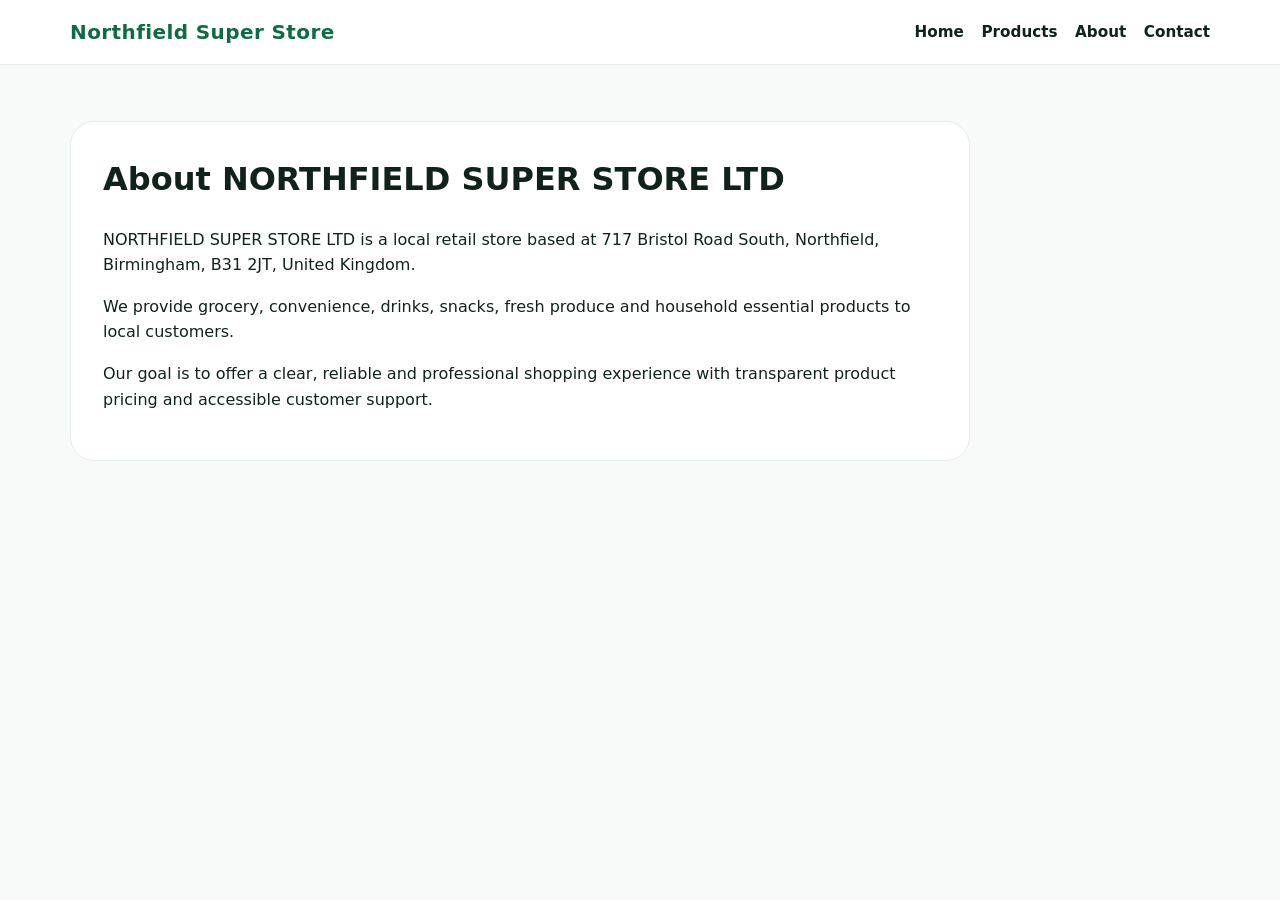
<file: about.html>
<!doctype html><html lang="en"><head><meta charset="utf-8"><meta name="viewport" content="width=device-width,initial-scale=1"><title>About | Northfield Super Store LTD</title><link rel="stylesheet" href="assets/styles.css"></head><body><nav class="nav"><div class="nav-inner"><a class="brand" href="index.html">Northfield Super Store</a><div class="menu"><a href="index.html">Home</a><a href="products.html">Products</a><a href="about.html">About</a><a href="contact.html">Contact</a></div></div></nav><main><div class="policy"><h1>About NORTHFIELD SUPER STORE LTD</h1><p>NORTHFIELD SUPER STORE LTD is a local retail store based at 717 Bristol Road South, Northfield, Birmingham, B31 2JT, United Kingdom.</p><p>We provide grocery, convenience, drinks, snacks, fresh produce and household essential products to local customers.</p><p>Our goal is to offer a clear, reliable and professional shopping experience with transparent product pricing and accessible customer support.</p></div></main></body></html>
</file>
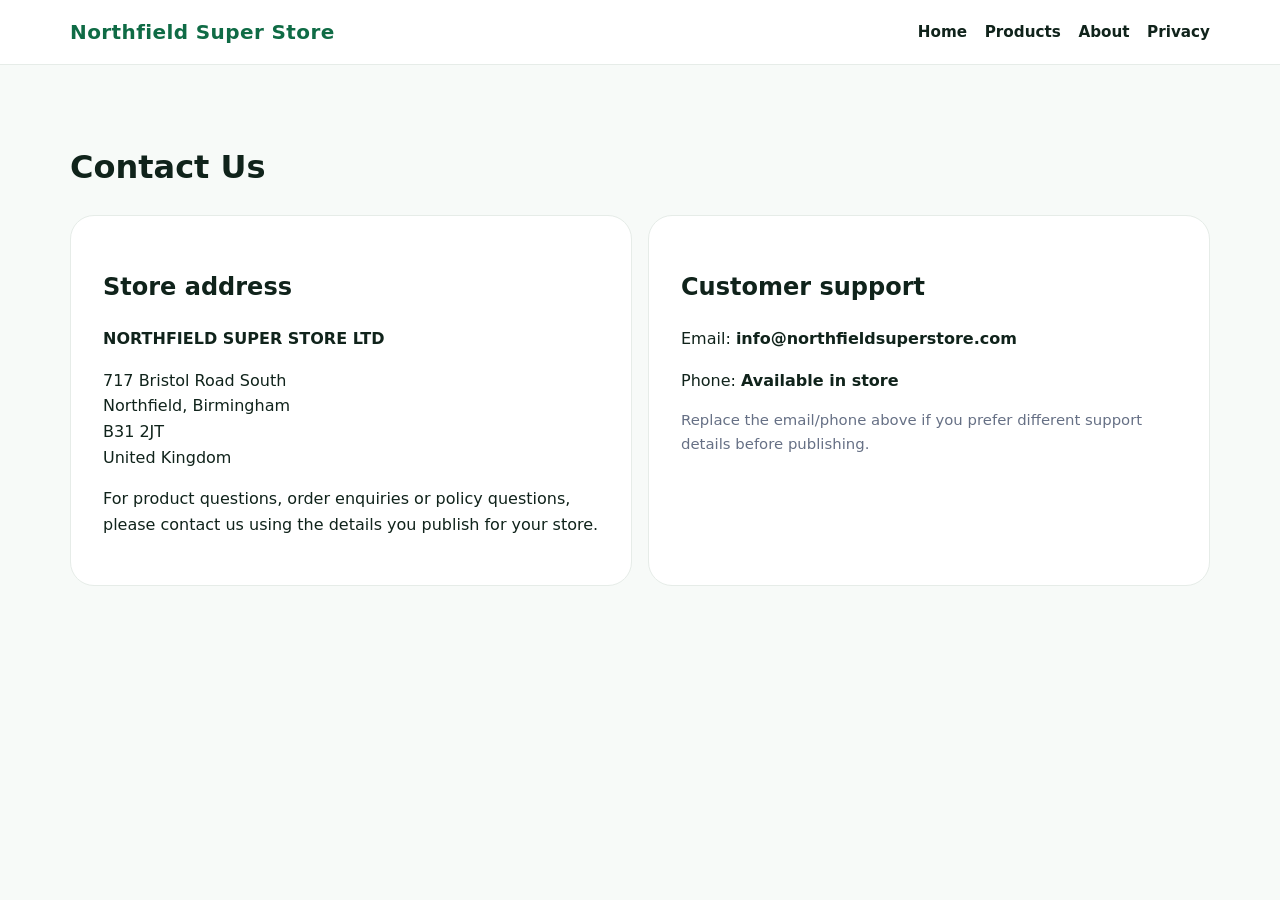
<file: contact.html>
<!doctype html><html lang="en"><head><meta charset="utf-8"><meta name="viewport" content="width=device-width,initial-scale=1"><title>Contact | Northfield Super Store LTD</title><link rel="stylesheet" href="assets/styles.css"></head><body><nav class="nav"><div class="nav-inner"><a class="brand" href="index.html">Northfield Super Store</a><div class="menu"><a href="index.html">Home</a><a href="products.html">Products</a><a href="about.html">About</a><a href="privacy.html">Privacy</a></div></div></nav><main><h1>Contact Us</h1><div class="contact-box"><div class="policy"><h2>Store address</h2><p><strong>NORTHFIELD SUPER STORE LTD</strong></p><p>717 Bristol Road South<br>Northfield, Birmingham<br>B31 2JT<br>United Kingdom</p><p>For product questions, order enquiries or policy questions, please contact us using the details you publish for your store.</p></div><div class="policy"><h2>Customer support</h2><p>Email: <strong>info@northfieldsuperstore.com</strong></p><p>Phone: <strong>Available in store</strong></p><p class="small">Replace the email/phone above if you prefer different support details before publishing.</p></div></div></main></body></html>
</file>
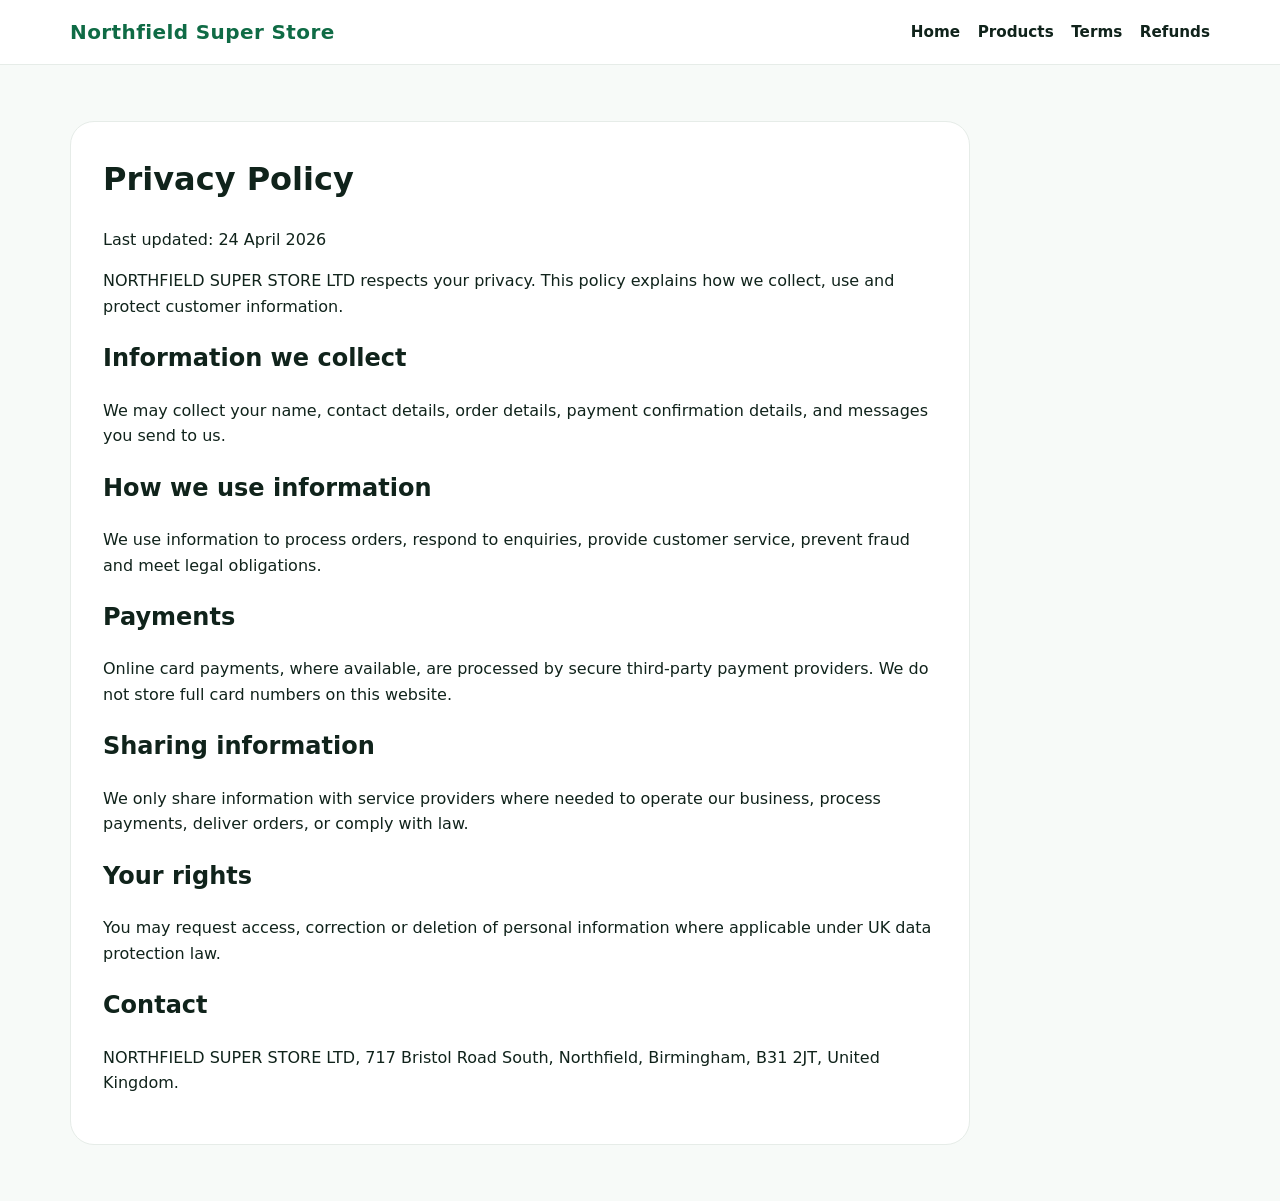
<file: privacy.html>
<!doctype html><html lang="en"><head><meta charset="utf-8"><meta name="viewport" content="width=device-width,initial-scale=1"><title>Privacy Policy | Northfield Super Store LTD</title><link rel="stylesheet" href="assets/styles.css"></head><body><nav class="nav"><div class="nav-inner"><a class="brand" href="index.html">Northfield Super Store</a><div class="menu"><a href="index.html">Home</a><a href="products.html">Products</a><a href="terms.html">Terms</a><a href="refunds.html">Refunds</a></div></div></nav><main><div class="policy"><h1>Privacy Policy</h1><p>Last updated: 24 April 2026</p><p>NORTHFIELD SUPER STORE LTD respects your privacy. This policy explains how we collect, use and protect customer information.</p><h2>Information we collect</h2><p>We may collect your name, contact details, order details, payment confirmation details, and messages you send to us.</p><h2>How we use information</h2><p>We use information to process orders, respond to enquiries, provide customer service, prevent fraud and meet legal obligations.</p><h2>Payments</h2><p>Online card payments, where available, are processed by secure third-party payment providers. We do not store full card numbers on this website.</p><h2>Sharing information</h2><p>We only share information with service providers where needed to operate our business, process payments, deliver orders, or comply with law.</p><h2>Your rights</h2><p>You may request access, correction or deletion of personal information where applicable under UK data protection law.</p><h2>Contact</h2><p>NORTHFIELD SUPER STORE LTD, 717 Bristol Road South, Northfield, Birmingham, B31 2JT, United Kingdom.</p></div></main></body></html>
</file>
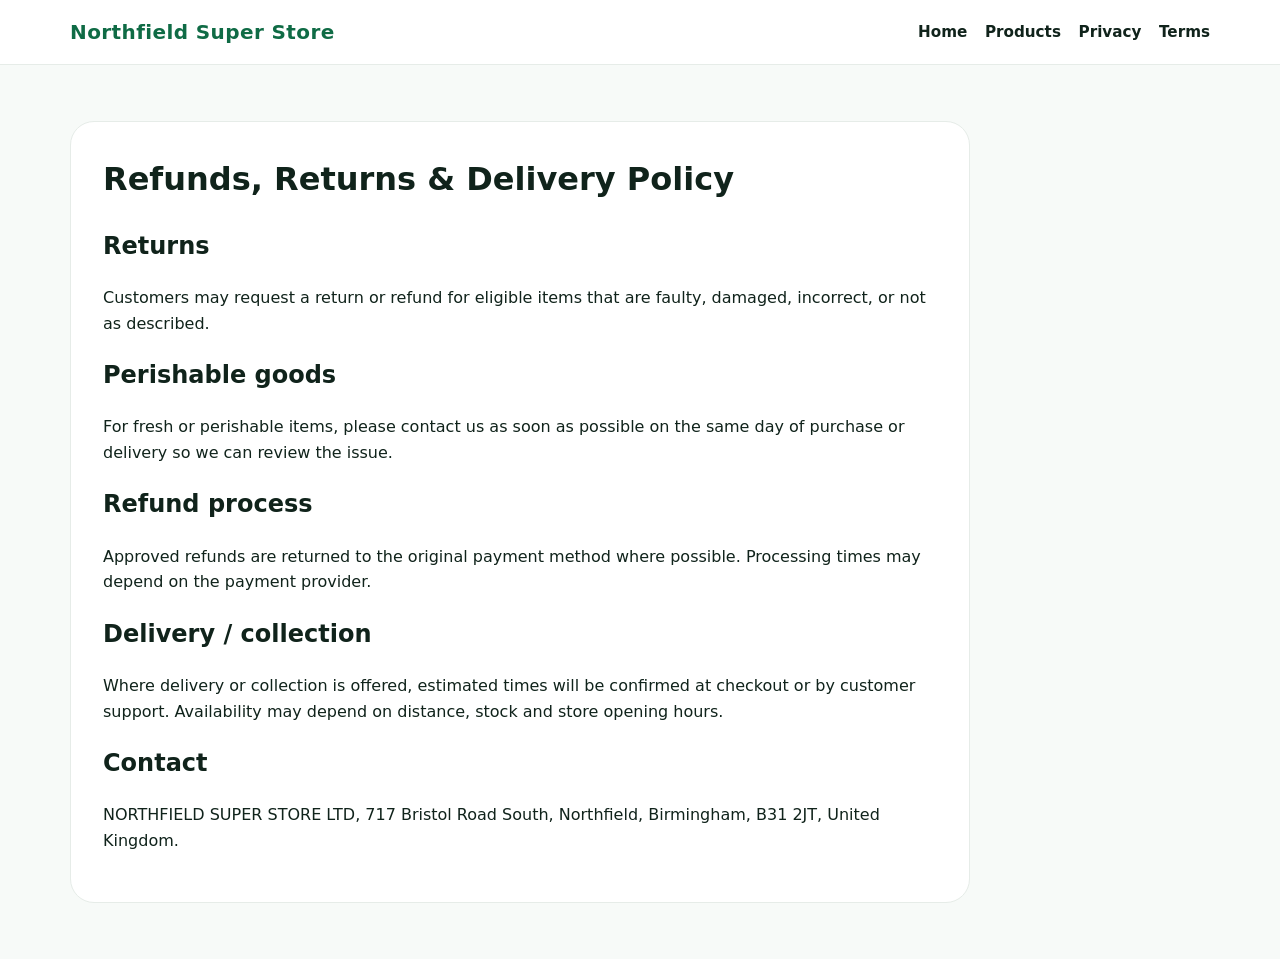
<file: refunds.html>
<!doctype html><html lang="en"><head><meta charset="utf-8"><meta name="viewport" content="width=device-width,initial-scale=1"><title>Refunds & Delivery Policy | Northfield Super Store LTD</title><link rel="stylesheet" href="assets/styles.css"></head><body><nav class="nav"><div class="nav-inner"><a class="brand" href="index.html">Northfield Super Store</a><div class="menu"><a href="index.html">Home</a><a href="products.html">Products</a><a href="privacy.html">Privacy</a><a href="terms.html">Terms</a></div></div></nav><main><div class="policy"><h1>Refunds, Returns & Delivery Policy</h1><h2>Returns</h2><p>Customers may request a return or refund for eligible items that are faulty, damaged, incorrect, or not as described.</p><h2>Perishable goods</h2><p>For fresh or perishable items, please contact us as soon as possible on the same day of purchase or delivery so we can review the issue.</p><h2>Refund process</h2><p>Approved refunds are returned to the original payment method where possible. Processing times may depend on the payment provider.</p><h2>Delivery / collection</h2><p>Where delivery or collection is offered, estimated times will be confirmed at checkout or by customer support. Availability may depend on distance, stock and store opening hours.</p><h2>Contact</h2><p>NORTHFIELD SUPER STORE LTD, 717 Bristol Road South, Northfield, Birmingham, B31 2JT, United Kingdom.</p></div></main></body></html>
</file>
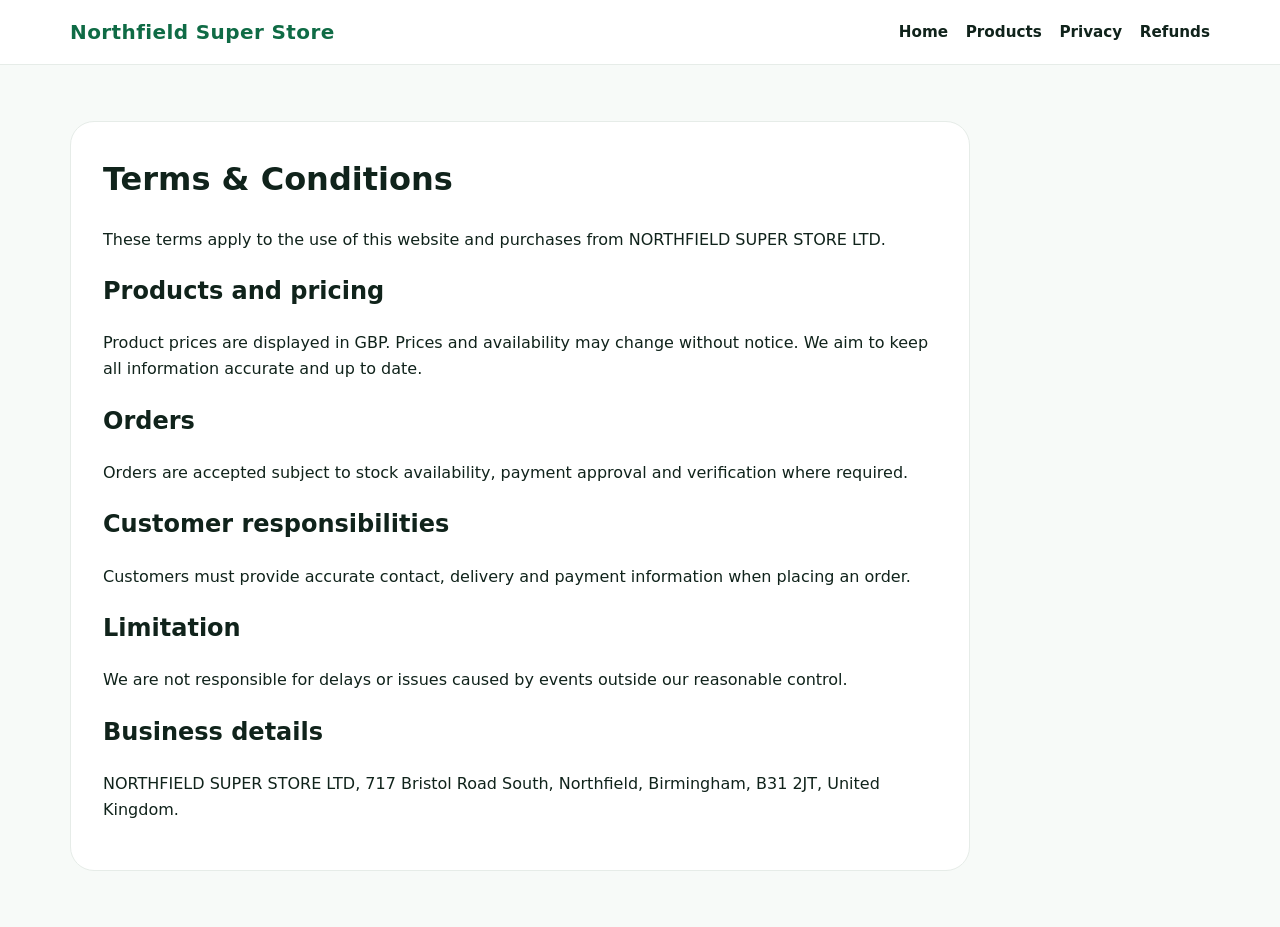
<file: terms.html>
<!doctype html><html lang="en"><head><meta charset="utf-8"><meta name="viewport" content="width=device-width,initial-scale=1"><title>Terms & Conditions | Northfield Super Store LTD</title><link rel="stylesheet" href="assets/styles.css"></head><body><nav class="nav"><div class="nav-inner"><a class="brand" href="index.html">Northfield Super Store</a><div class="menu"><a href="index.html">Home</a><a href="products.html">Products</a><a href="privacy.html">Privacy</a><a href="refunds.html">Refunds</a></div></div></nav><main><div class="policy"><h1>Terms & Conditions</h1><p>These terms apply to the use of this website and purchases from NORTHFIELD SUPER STORE LTD.</p><h2>Products and pricing</h2><p>Product prices are displayed in GBP. Prices and availability may change without notice. We aim to keep all information accurate and up to date.</p><h2>Orders</h2><p>Orders are accepted subject to stock availability, payment approval and verification where required.</p><h2>Customer responsibilities</h2><p>Customers must provide accurate contact, delivery and payment information when placing an order.</p><h2>Limitation</h2><p>We are not responsible for delays or issues caused by events outside our reasonable control.</p><h2>Business details</h2><p>NORTHFIELD SUPER STORE LTD, 717 Bristol Road South, Northfield, Birmingham, B31 2JT, United Kingdom.</p></div></main></body></html>
</file>
<file: assets/styles.css>
:root{--green:#0f6b45;--dark:#10231b;--gold:#f5b942;--muted:#667085;--bg:#f7faf8;--card:#fff}*{box-sizing:border-box}body{margin:0;font-family:Inter,system-ui,-apple-system,Segoe UI,Roboto,Arial,sans-serif;color:var(--dark);background:var(--bg);line-height:1.6}.topbar{background:var(--dark);color:#fff;text-align:center;padding:.55rem;font-size:.92rem}.nav{position:sticky;top:0;z-index:10;background:#ffffffee;backdrop-filter:blur(10px);border-bottom:1px solid #e6ece8}.nav-inner{max-width:1180px;margin:auto;display:flex;align-items:center;justify-content:space-between;padding:1rem 1.25rem}.brand{font-weight:900;color:var(--green);font-size:1.25rem;text-decoration:none;letter-spacing:.02em}.menu{display:flex;gap:1.1rem;flex-wrap:wrap}.menu a{color:var(--dark);text-decoration:none;font-weight:650;font-size:.95rem}.menu a:hover{color:var(--green)}.hero{background:linear-gradient(135deg,rgba(15,107,69,.94),rgba(16,35,27,.91)),url('https://images.unsplash.com/photo-1542838132-92c53300491e?auto=format&fit=crop&w=1600&q=80') center/cover;color:#fff}.hero-inner{max-width:1180px;margin:auto;padding:5rem 1.25rem;display:grid;grid-template-columns:1.2fr .8fr;gap:2rem;align-items:center}.eyebrow{color:var(--gold);font-weight:800;text-transform:uppercase;letter-spacing:.12em}.hero h1{font-size:clamp(2.3rem,5vw,4.8rem);line-height:1.02;margin:.5rem 0 1rem}.hero p{font-size:1.16rem;max-width:700px}.hero-card{background:#ffffff18;border:1px solid #ffffff3d;border-radius:26px;padding:1.5rem;box-shadow:0 20px 60px #0004}.btns{display:flex;gap:.85rem;flex-wrap:wrap;margin-top:1.5rem}.btn{display:inline-block;background:var(--gold);color:#162015;padding:.85rem 1.15rem;border-radius:999px;text-decoration:none;font-weight:800}.btn.secondary{background:#fff;color:var(--green)}main{max-width:1180px;margin:auto;padding:3.5rem 1.25rem}.section-head{display:flex;align-items:end;justify-content:space-between;gap:1rem;margin-bottom:1.3rem}.section-head h2{font-size:2rem;margin:0}.grid{display:grid;grid-template-columns:repeat(4,1fr);gap:1rem}.card{background:var(--card);border:1px solid #e6ece8;border-radius:22px;padding:1rem;box-shadow:0 12px 34px #11221810}.card img{width:100%;height:170px;object-fit:cover;border-radius:16px;background:#eef5f0}.card h3{margin:.8rem 0 .2rem}.price{color:var(--green);font-size:1.25rem;font-weight:900}.badge{display:inline-block;background:#e8f6ef;color:var(--green);padding:.25rem .55rem;border-radius:999px;font-size:.8rem;font-weight:800}.features{display:grid;grid-template-columns:repeat(3,1fr);gap:1rem}.feature{background:#fff;border-radius:24px;padding:1.4rem;border:1px solid #e6ece8}.split{display:grid;grid-template-columns:1fr 1fr;gap:1.5rem;align-items:center}.split img{width:100%;border-radius:28px;box-shadow:0 25px 55px #11221820}.policy{background:#fff;border:1px solid #e6ece8;border-radius:24px;padding:2rem;max-width:900px}.policy h1{margin-top:0}.contact-box{display:grid;grid-template-columns:1fr 1fr;gap:1rem}.footer{background:var(--dark);color:#dce7e1;margin-top:3rem}.footer-inner{max-width:1180px;margin:auto;padding:2.5rem 1.25rem;display:grid;grid-template-columns:1.3fr .7fr .7fr;gap:1.5rem}.footer a{color:#fff;text-decoration:none}.small{color:var(--muted);font-size:.93rem}.footer .small{color:#b6c6be}@media(max-width:900px){.hero-inner,.split,.contact-box,.footer-inner{grid-template-columns:1fr}.grid{grid-template-columns:repeat(2,1fr)}.features{grid-template-columns:1fr}.menu{gap:.6rem}.hero-inner{padding:3.2rem 1.25rem}}@media(max-width:560px){.grid{grid-template-columns:1fr}.nav-inner{align-items:flex-start;flex-direction:column}.card img{height:210px}}
</file>
